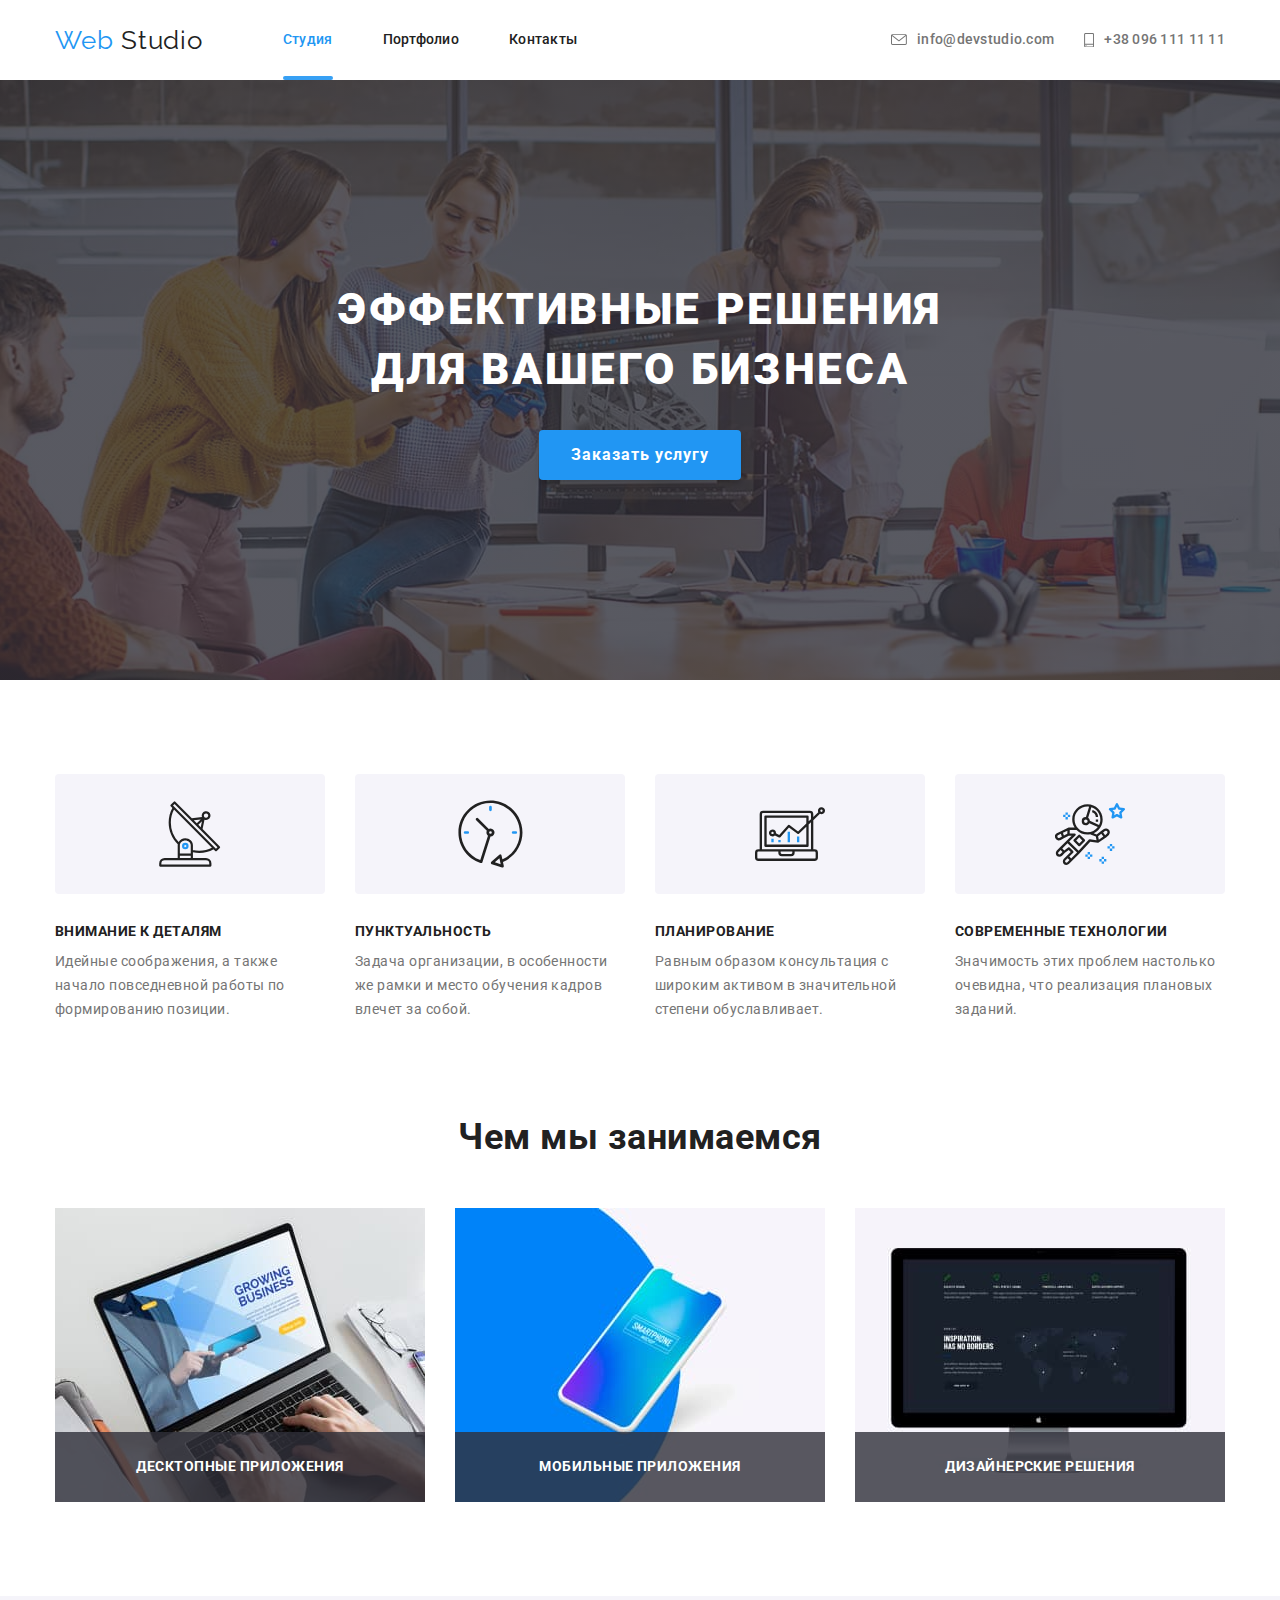
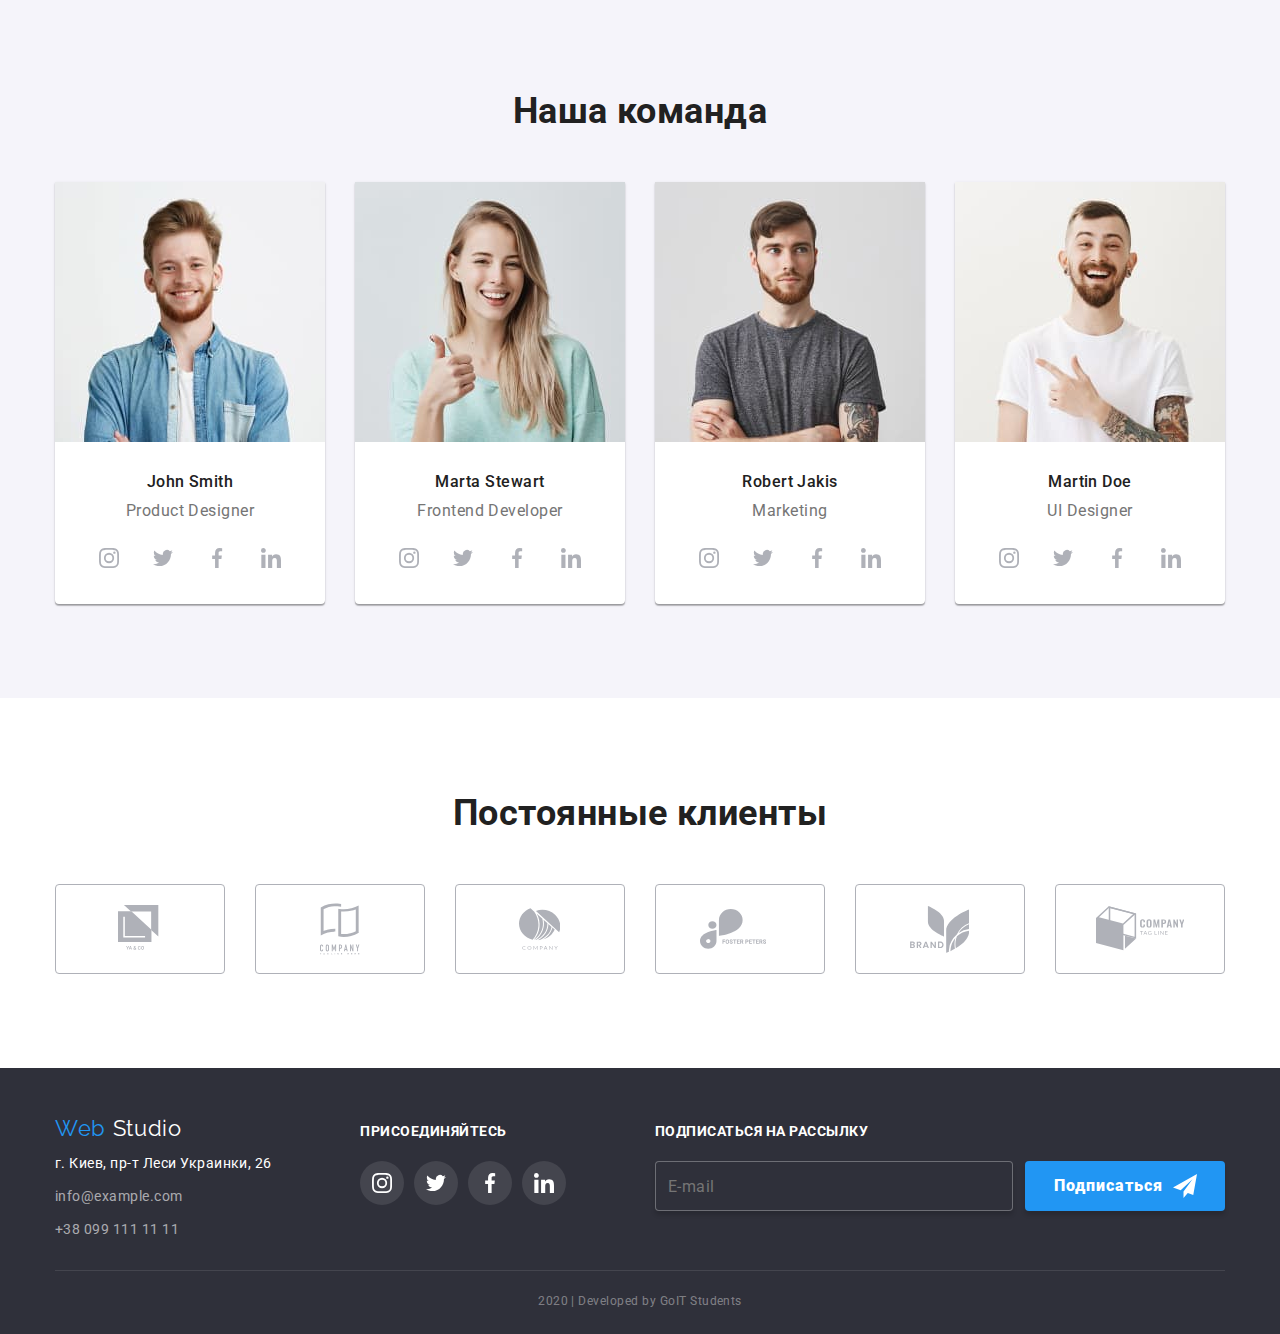
<file: index.html>
<!DOCTYPE html>
<html lang="ru">
  <head>
    <meta charset="UTF-8" />
    <meta name="viewport" content="width=device-width, initial-scale=1.0" />
    <title>Web Studio</title>
    <link
      href="https://fonts.googleapis.com/css2?family=Raleway:wght@700&family=Roboto:wght@400;500;700;900&display=swap"
      rel="stylesheet"
    />
    <link
      rel="stylesheet"
      href="https://cdnjs.cloudflare.com/ajax/libs/modern-normalize/0.6.0/modern-normalize.min.css"
    />
    <link rel="stylesheet" href="./css/styles.css" />
  </head>
  <body class="page">
    <!-- Page header -->
    <header class="page-header">
      <div class="container">
        <a href="./index.html" class="logo link"
          ><span class="web">Web</span> <span class="studio">Studio</span></a
        >
        <nav>
          <ul class="nav list">
            <li class="item-nav">
              <a href="./index.html" class="nav-item link current">Студия</a>
            </li>
            <li class="item-nav">
              <a href="./portfolio.html" class="nav-item link">Портфолио</a>
            </li>
            <li class="item-nav">
              <a href="" class="nav-item link">Контакты</a>
            </li>
          </ul>
        </nav>
        <ul class="nav-contacts list">
          <li class="item-nav-contacts">
            <a href="mailto:info@devstudio.com" class="nav-contacts-item link">
              <svg class="icon-envelope" width="16" height="11.2">
                <use href="./images/svg/sprite.svg#icon-envelope"></use>
              </svg>
              info@devstudio.com
            </a>
          </li>
          <li class="item-nav-contacts">
            <a href="tel:+380961111111" class="nav-contacts-item link">
              <svg class="icon-smartphone" width="10" height="14.94">
                <use href="./images/svg/sprite.svg#icon-smartphone"></use>
              </svg>
              +38 096 111 11 11
            </a>
          </li>
        </ul>
      </div>
    </header>
    <!-- Main -->
    <main>
      <!-- Hero -->
      <section class="hero">
        <h1 class="hero-title">
          <span>Эффективные решения</span>
          <span>для вашего бизнеса</span>
        </h1>
        <button class="button" data-modal-open>Заказать услугу</button>
      </section>
      <!-- Advantages -->
      <section class="advantages">
        <div class="container">
          <h2 class="title visually-hidden">Наши преимущества</h2>
          <ul class="list">
            <li class="advantages-item">
              <div class="background-icon">
                <svg class="icon-antenna" width="65.32" height="70">
                  <use href="./images/svg/sprite.svg#icon-antenna"></use>
                </svg>
              </div>
              <h3 class="item">Внимание к деталям</h3>
              <p class="text">
                Идейные соображения, а также начало повседневной работы по
                формированию позиции.
              </p>
            </li>
            <li class="advantages-item">
              <div class="background-icon">
                <svg class="icon-clock" width="66.96" height="70">
                  <use href="./images/svg/sprite.svg#icon-clock"></use>
                </svg>
              </div>
              <h3 class="item">Пунктуальность</h3>
              <p class="text">
                Задача организации, в особенности же рамки и место обучения
                кадров влечет за собой.
              </p>
            </li>
            <li class="advantages-item">
              <div class="background-icon">
                <svg class="icon-diagram" width="70" height="70">
                  <use href="./images/svg/sprite.svg#icon-diagram"></use>
                </svg>
              </div>
              <h3 class="item">Планирование</h3>
              <p class="text">
                Равным образом консультация с широким активом в значительной
                степени обуславливает.
              </p>
            </li>
            <li class="advantages-item">
              <div class="background-icon">
                <svg class="icon-astronaut" width="70" height="70">
                  <use href="./images/svg/sprite.svg#icon-astronaut"></use>
                </svg>
              </div>
              <h3 class="item">Современные технологии</h3>
              <p class="text">
                Значимость этих проблем настолько очевидна, что реализация
                плановых заданий.
              </p>
            </li>
          </ul>
        </div>
      </section>
      <!-- What are we doing -->
      <section class="work container">
        <h2 class="title">Чем мы занимаемся</h2>
        <ul class="list">
          <li class="work-item">
            <img
              src="./images/main/desktopapp.jpg"
              width="370"
              height="294"
              alt="открытый ноутбук"
              class="img"
            />
            <h3 class="item">Десктопные приложения</h3>
          </li>
          <li class="work-item">
            <img
              src="./images/main/mobileapp.jpg"
              width="370"
              height="294"
              alt="мобильный телефон"
              class="img"
            />
            <h3 class="item">Мобильные приложения</h3>
          </li>
          <li class="work-item">
            <img
              src="./images/main/designsolutions.jpg"
              width="370"
              height="294"
              alt="монитор"
              class="img"
            />
            <h3 class="item">Дизайнерские решения</h3>
          </li>
        </ul>
      </section>
      <!-- Team -->
      <section class="team">
        <div class="container">
          <h2 class="title">Наша команда</h2>
          <ul class="list">
            <li class="team-item">
              <img
                src="./images/main/john-smith.jpg"
                width="270"
                height="260"
                alt="Джон Смит"
                class="img"
              />
              <div class="team-content">
                <h3 class="item">John Smith</h3>
                <p class="text">Product Designer</p>
                <ul class="list">
                  <li class="team-social">
                    <a
                      href=""
                      class="link instagram"
                      aria-label="Ссылка на Instagram"
                    >
                      <svg class="icon-instagram" width="20" height="20">
                        <use
                          href="./images/svg/sprite.svg#icon-instagram"
                        ></use>
                      </svg>
                    </a>
                  </li>
                  <li class="team-social">
                    <a
                      href=""
                      class="link twitter"
                      aria-label="Ссылка на Twitter"
                    >
                      <svg class="icon-twitter" width="20" height="20">
                        <use href="./images/svg/sprite.svg#icon-twitter"></use>
                      </svg>
                    </a>
                  </li>
                  <li class="team-social">
                    <a
                      href=""
                      class="link facebook"
                      aria-label="Ссылка на Facebook"
                    >
                      <svg class="icon-facebook" width="20" height="20">
                        <use href="./images/svg/sprite.svg#icon-facebook"></use>
                      </svg>
                    </a>
                  </li>
                  <li class="team-social">
                    <a
                      href=""
                      class="link linkedin"
                      aria-label="Ссылка на LinkedIn"
                    >
                      <svg class="icon-linkedin" width="20" height="20">
                        <use href="./images/svg/sprite.svg#icon-linkedin"></use>
                      </svg>
                    </a>
                  </li>
                </ul>
              </div>
            </li>
            <li class="team-item">
              <img
                src="./images/main/marta-stewart.jpg"
                width="270"
                height="260"
                alt="Марта Стюарт"
                class="img"
              />
              <div class="team-content">
                <h3 class="item">Marta Stewart</h3>
                <p class="text">Frontend Developer</p>
                <ul class="list">
                  <li class="team-social">
                    <a
                      href=""
                      class="link instagram"
                      aria-label="Ссылка на Instagram"
                    >
                      <svg class="icon-instagram" width="20" height="20">
                        <use
                          href="./images/svg/sprite.svg#icon-instagram"
                        ></use>
                      </svg>
                    </a>
                  </li>
                  <li class="team-social">
                    <a
                      href=""
                      class="link twitter"
                      aria-label="Ссылка на Twitter"
                    >
                      <svg class="icon-twitter" width="20" height="20">
                        <use href="./images/svg/sprite.svg#icon-twitter"></use>
                      </svg>
                    </a>
                  </li>
                  <li class="team-social">
                    <a
                      href=""
                      class="link facebook"
                      aria-label="Ссылка на Facebook"
                    >
                      <svg class="icon-facebook" width="20" height="20">
                        <use href="./images/svg/sprite.svg#icon-facebook"></use>
                      </svg>
                    </a>
                  </li>
                  <li class="team-social">
                    <a
                      href=""
                      class="link linkedin"
                      aria-label="Ссылка на LinkedIn"
                    >
                      <svg class="icon-linkedin" width="20" height="20">
                        <use href="./images/svg/sprite.svg#icon-linkedin"></use>
                      </svg>
                    </a>
                  </li>
                </ul>
              </div>
            </li>
            <li class="team-item">
              <img
                src="./images/main/robert-jakis.jpg"
                width="270"
                height="260"
                alt="Роберт Джекис"
                class="img"
              />
              <div class="team-content">
                <h3 class="item">Robert Jakis</h3>
                <p class="text">Marketing</p>
                <ul class="list">
                  <li class="team-social">
                    <a
                      href=""
                      class="link instagram"
                      aria-label="Ссылка на Instagram"
                    >
                      <svg class="icon-instagram" width="20" height="20">
                        <use
                          href="./images/svg/sprite.svg#icon-instagram"
                        ></use>
                      </svg>
                    </a>
                  </li>
                  <li class="team-social">
                    <a
                      href=""
                      class="link twitter"
                      aria-label="Ссылка на Twitter"
                    >
                      <svg class="icon-twitter" width="20" height="20">
                        <use href="./images/svg/sprite.svg#icon-twitter"></use>
                      </svg>
                    </a>
                  </li>
                  <li class="team-social">
                    <a
                      href=""
                      class="link facebook"
                      aria-label="Ссылка на Facebook"
                    >
                      <svg class="icon-facebook" width="20" height="20">
                        <use href="./images/svg/sprite.svg#icon-facebook"></use>
                      </svg>
                    </a>
                  </li>
                  <li class="team-social">
                    <a
                      href=""
                      class="link linkedin"
                      aria-label="Ссылка на LinkedIn"
                    >
                      <svg class="icon-linkedin" width="20" height="20">
                        <use href="./images/svg/sprite.svg#icon-linkedin"></use>
                      </svg>
                    </a>
                  </li>
                </ul>
              </div>
            </li>
            <li class="team-item">
              <img
                src="./images/main/martin-doe.jpg"
                width="270"
                height="260"
                alt="Мартин Доу"
                class="img"
              />
              <div class="team-content">
                <h3 class="item">Martin Doe</h3>
                <p class="text">UI Designer</p>
                <ul class="list">
                  <li class="team-social">
                    <a
                      href=""
                      class="link instagram"
                      aria-label="Ссылка на Instagram"
                    >
                      <svg class="icon-instagram" width="20" height="20">
                        <use
                          href="./images/svg/sprite.svg#icon-instagram"
                        ></use>
                      </svg>
                    </a>
                  </li>
                  <li class="team-social">
                    <a
                      href=""
                      class="link twitter"
                      aria-label="Ссылка на Twitter"
                    >
                      <svg class="icon-twitter" width="20" height="20">
                        <use href="./images/svg/sprite.svg#icon-twitter"></use>
                      </svg>
                    </a>
                  </li>
                  <li class="team-social">
                    <a
                      href=""
                      class="link facebook"
                      aria-label="Ссылка на Facebook"
                    >
                      <svg class="icon-facebook" width="20" height="20">
                        <use href="./images/svg/sprite.svg#icon-facebook"></use>
                      </svg>
                    </a>
                  </li>
                  <li class="team-social">
                    <a
                      href=""
                      class="link linkedin"
                      aria-label="Ссылка на LinkedIn"
                    >
                      <svg class="icon-linkedin" width="20" height="20">
                        <use href="./images/svg/sprite.svg#icon-linkedin"></use>
                      </svg>
                    </a>
                  </li>
                </ul>
              </div>
            </li>
          </ul>
        </div>
      </section>
      <!-- Customers -->
      <section class="customers container">
        <h2 class="title">Постоянные клиенты</h2>
        <ul class="list">
          <li class="customers-item">
            <a href="" class="link">
              <svg class="icon-yaco" width="44.27" height="49.23">
                <use href="./images/svg/sprite.svg#icon-yaco"></use>
              </svg>
            </a>
          </li>
          <li class="customers-item">
            <a href="" class="link">
              <svg class="icon-co" width="40" height="52">
                <use href="./images/svg/sprite.svg#icon-co"></use>
              </svg>
            </a>
          </li>
          <li class="customers-item">
            <a href="" class="link">
              <svg class="icon-com" width="41" height="42.6">
                <use href="./images/svg/sprite.svg#icon-com"></use>
              </svg>
            </a>
          </li>
          <li class="customers-item">
            <a href="" class="link">
              <svg class="icon-foster" width="79.66" height="42.02">
                <use href="./images/svg/sprite.svg#icon-foster"></use>
              </svg>
            </a>
          </li>
          <li class="customers-item">
            <a href="" class="link">
              <svg class="icon-brand" width="59" height="47">
                <use href="./images/svg/sprite.svg#icon-brand"></use>
              </svg>
            </a>
          </li>
          <li class="customers-item">
            <a href="" class="link">
              <svg class="icon-comp" width="88.48" height="45.44">
                <use href="./images/svg/sprite.svg#icon-comp"></use>
              </svg>
            </a>
          </li>
        </ul>
      </section>
    </main>
    <!-- Page footer -->
    <footer class="footer">
      <div class="container">
        <div>
          <a href="./index.html" class="logo-footer link"
            ><span class="web">Web</span> <span class="studio">Studio</span></a
          >
          <!-- Contacts -->
          <address class="address">
            <a href="" class="place link">г. Киев, пр-т Леси Украинки, 26</a>
            <a href="mailto:info@example.com" class="contacts link"
              >info@example.com</a
            >
            <a href="tel:+380991111111" class="contacts link"
              >+38 099 111 11 11</a
            >
          </address>
        </div>
        <!-- Social networks -->
        <div class="social">
          <b class="action">Присоединяйтесь</b>
          <ul class="list">
            <li>
              <a href="" class="link" aria-label="Ссылка на Instagram">
                <svg class="icon-instagram" width="20" height="20">
                  <use href="./images/svg/sprite.svg#icon-instagram"></use>
                </svg>
              </a>
            </li>
            <li>
              <a href="" class="link" aria-label="Ссылка на Twitter">
                <svg class="icon-twitter" width="20" height="20">
                  <use href="./images/svg/sprite.svg#icon-twitter"></use>
                </svg>
              </a>
            </li>
            <li>
              <a href="" class="link" aria-label="Ссылка на Facebook">
                <svg class="icon-facebook" width="20" height="20">
                  <use href="./images/svg/sprite.svg#icon-facebook"></use>
                </svg>
              </a>
            </li>
            <li>
              <a href="" class="link" aria-label="Ссылка на LinkedIn">
                <svg class="icon-linkedin" width="20" height="20">
                  <use href="./images/svg/sprite.svg#icon-linkedin"></use>
                </svg>
              </a>
            </li>
          </ul>
        </div>
        <!-- Subscribe -->
        <div class="subscribe">
          <b class="action">Подписаться на рассылку</b>
          <form class="subscribe-form">
            <input
              type="email"
              name="email-subscribe"
              id="email-subscribe"
              placeholder="E-mail"
              class="email-subscribe"
            />
            <button href="" class="button">
              Подписаться
              <svg class="icon-airplane-one" width="24" height="24">
                <use href="./images/svg/sprite.svg#icon-airplane"></use>
              </svg>
              <svg class="icon-airplane-two" width="24" height="24">
                <use href="./images/svg/sprite.svg#icon-airplane"></use>
              </svg>
            </button>
          </form>
        </div>
      </div>
      <!-- Copyright -->
      <p class="copyright">2020 | Developed by GoIT Students</p>
    </footer>
    <!-- Modal -->
    <div class="backdrop is-hidden" data-modal>
      <div class="modal">
        <b class="modal-title">
          Оставьте свои данные, мы вам перезвоним
        </b>
        <form class="form js-services-form" autocomplete="off">
          <label class="form-field">
            <input class="form-input" type="text" name="name" placeholder=" " />
            <span class="form-label">Имя</span>
            <svg class="icon-modal" width="18" height="18">
              <use href="./images/svg/modal-sprite.svg#icon-modal-person"></use>
            </svg>
          </label>

          <label class="form-field">
            <input class="form-input" type="tel" name="tel" placeholder=" " />
            <span class="form-label">Телефон</span>
            <svg class="icon-modal" width="18" height="18">
              <use href="./images/svg/modal-sprite.svg#icon-modal-phone"></use>
            </svg>
          </label>
          <label class="form-field">
            <input
              class="form-input"
              type="email"
              name="email"
              placeholder=" "
            />
            <span class="form-label">Почта</span>
            <svg class="icon-modal" width="18" height="18">
              <use href="./images/svg/modal-sprite.svg#icon-modal-email"></use>
            </svg>
          </label>
          <label class="comment-field">
            <textarea
              class="comment-input"
              name="comment"
              rows="5"
              placeholder=" "
            ></textarea>
            <span class="comment-label">Комментарий</span>
          </label>
          <label class="policy">
            <input
              type="checkbox"
              name="policy"
              value="accept-policy"
              class="checkbox"
            />
            <span class="icon-modal-checkbox"></span>
            <span class="policy-label"
              >Соглашаюсь с рассылкой и принимаю
              <a
                href="./doc/gunter.jpg"
                download="Условия договора"
                class="policy-agreement"
                >Условия договора</a
              ></span
            >
          </label>
          <button type="submit" class="button">Отправить</button>
        </form>
        <button class="button-close" data-modal-close>
          <svg class="icon-modal-close" width="18" height="18">
            <use href="./images/svg/modal-sprite.svg#icon-modal-close"></use>
          </svg>
        </button>
      </div>
    </div>
    <!-- Scripts -->
    <script src="./js/modal.js"></script>
    <script src="./js/form.js"></script>
  </body>
</html>
</file>
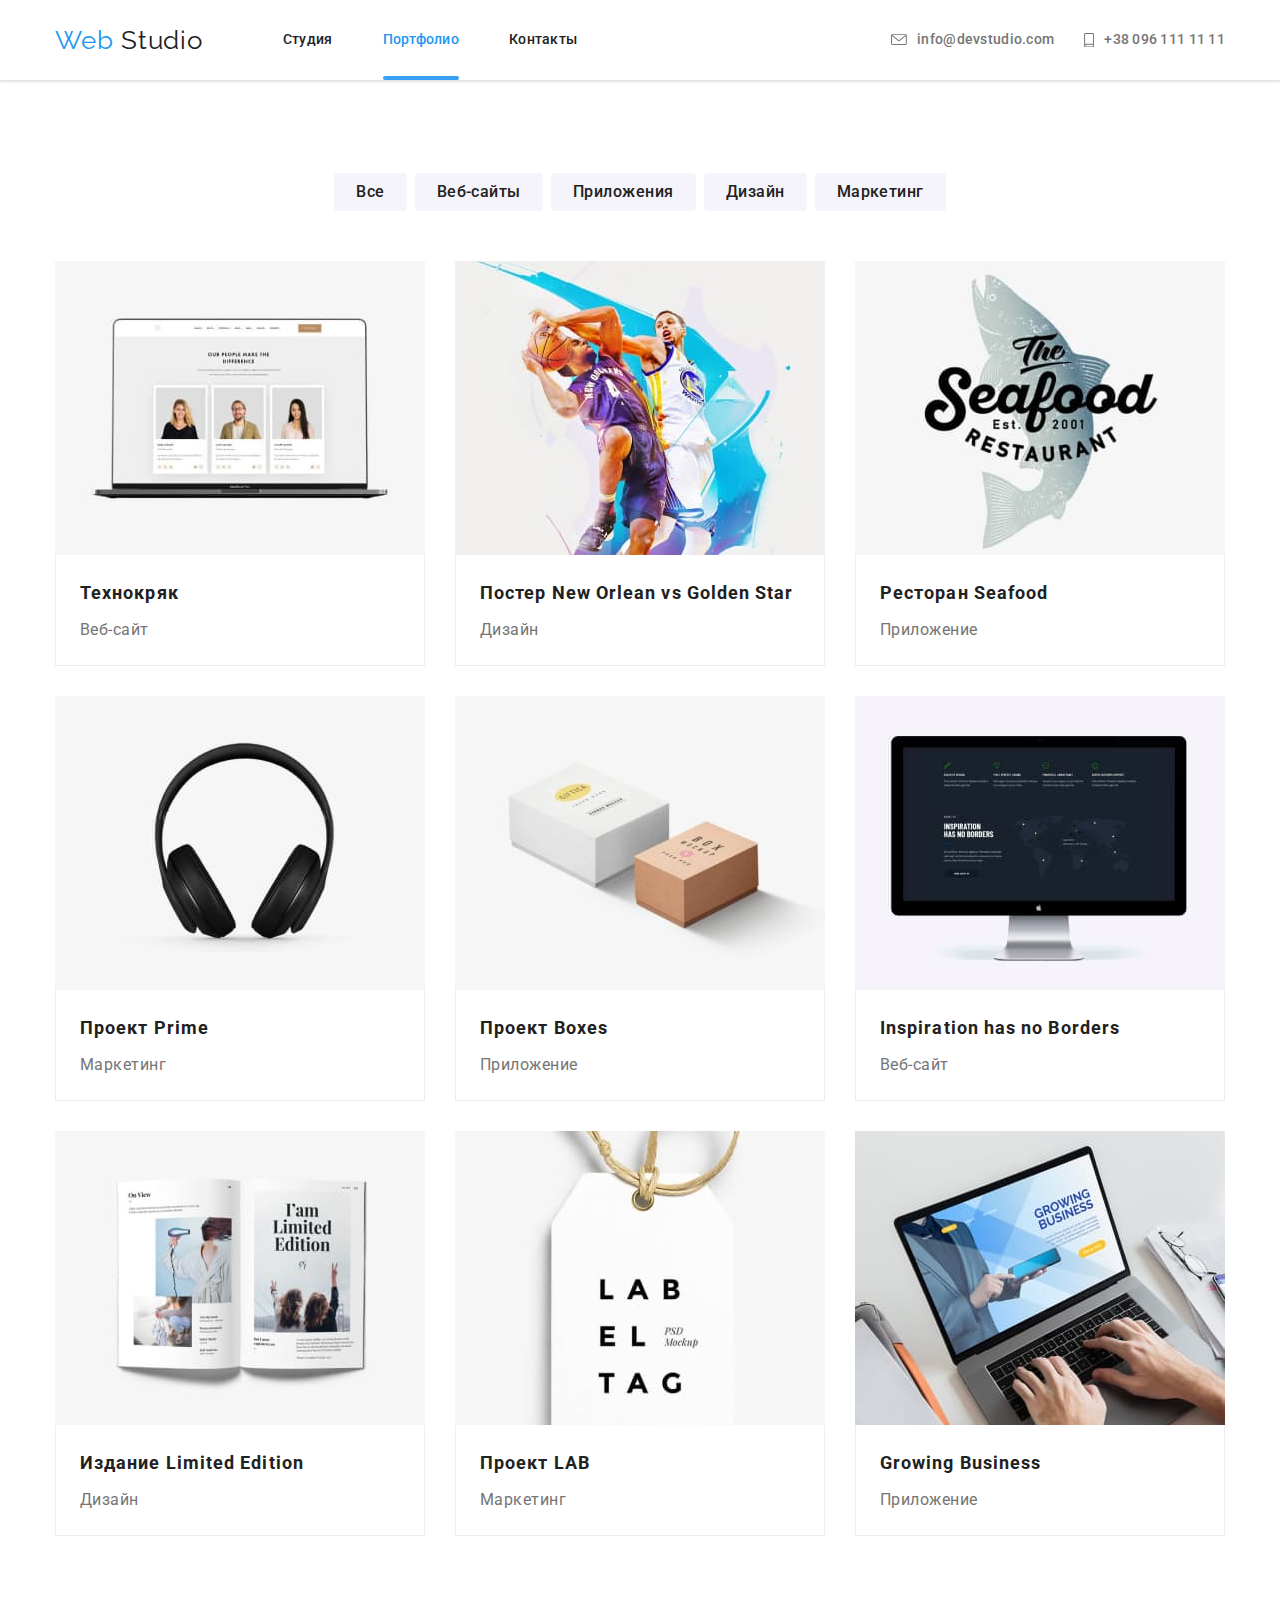
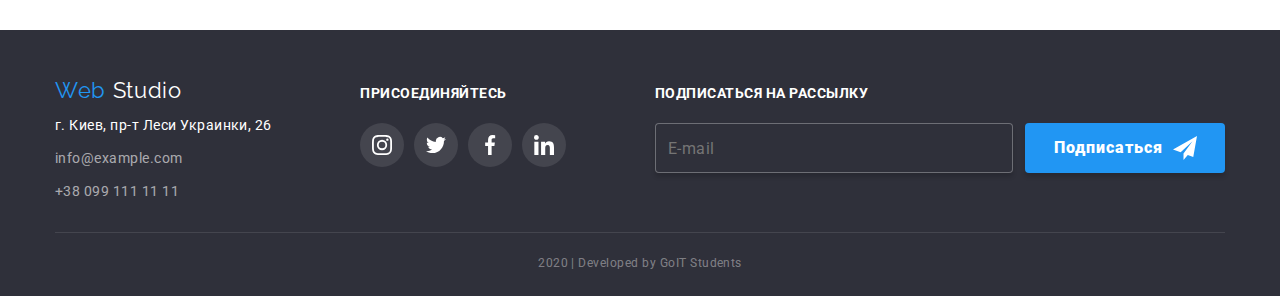
<file: portfolio.html>
<!DOCTYPE html>
<html lang="ru">
  <head>
    <meta charset="UTF-8" />
    <meta name="viewport" content="width=device-width, initial-scale=1.0" />
    <title>Web Studio - Портфолио</title>
    <link
      href="https://fonts.googleapis.com/css2?family=Raleway:wght@700&family=Roboto:wght@400;500;700;900&display=swap"
      rel="stylesheet"
    />
    <link
      rel="stylesheet"
      href="https://cdnjs.cloudflare.com/ajax/libs/modern-normalize/0.6.0/modern-normalize.min.css"
    />
    <link rel="stylesheet" href="./css/styles.css" />
  </head>
  <body class="page">
    <!-- Page header -->
    <header class="page-header">
      <div class="container">
        <a href="./index.html" class="logo link"
          ><span class="web">Web</span> <span class="studio">Studio</span></a
        >
        <nav>
          <ul class="nav list">
            <li class="item-nav">
              <a href="./index.html" class="nav-item link">Студия</a>
            </li>
            <li class="item-nav">
              <a href="./portfolio.html" class="nav-item link current"
                >Портфолио</a
              >
            </li>
            <li class="item-nav">
              <a href="" class="nav-item link">Контакты</a>
            </li>
          </ul>
        </nav>
        <ul class="nav-contacts list">
          <li class="item-nav-contacts">
            <a href="mailto:info@devstudio.com" class="nav-contacts-item link">
              <svg class="icon-envelope" width="16" height="11.2">
                <use href="./images/svg/sprite.svg#icon-envelope"></use>
              </svg>
              info@devstudio.com
            </a>
          </li>
          <li class="item-nav-contacts">
            <a href="tel:+380961111111" class="nav-contacts-item link">
              <svg class="icon-smartphone" width="10" height="14.94">
                <use href="./images/svg/sprite.svg#icon-smartphone"></use>
              </svg>
              +38 096 111 11 11
            </a>
          </li>
        </ul>
      </div>
    </header>
    <!-- Main -->
    <main class="portfolio">
      <!-- Portfolio filter -->
      <div class="container">
        <h1 class="title visually-hidden">Примеры работ</h1>
        <ul class="filter list">
          <li class="filter-item">
            <button type="button" class="filter-button">Все</button>
          </li>
          <li class="filter-item">
            <button type="button" class="filter-button">
              Веб-сайты
            </button>
          </li>
          <li class="filter-item">
            <button type="button" class="filter-button">
              Приложения
            </button>
          </li>
          <li class="filter-item">
            <button type="button" class="filter-button">Дизайн</button>
          </li>
          <li class="filter-item">
            <button type="button" class="filter-button">
              Маркетинг
            </button>
          </li>
        </ul>
        <!-- Examples -->
        <ul class="examples list">
          <li class="examples-item">
            <a href="" class="link">
              <div class="examples-thumb">
                <img
                  src="./images/portfolio/technohriak.jpg"
                  width="370"
                  height="294"
                  alt="открытый ноутбук"
                  class="img"
                />
              </div>
              <div class="examples-content">
                <h2 class="examples-title">Технокряк</h2>
                <p class="sort">Веб-сайт</p>
                <p class="description">
                  Технокряк это современная площадка распространения
                  коронавируса. Компании используют эту платформу для цифрового
                  шпионажа и атак на защищённые сервера конкурентов.
                </p>
              </div>
            </a>
          </li>
          <li class="examples-item">
            <a href="" class="link">
              <div class="examples-thumb">
                <img
                  src="./images/portfolio/neworlean.jpg"
                  width="370"
                  height="294"
                  alt="два баскетболиста бросают мяч"
                  class="img"
                />
              </div>
              <div class="examples-content">
                <h2 class="examples-title">
                  Постер New Orlean vs Golden Star
                </h2>
                <p class="sort">Дизайн</p>
                <p class="description">
                  Классический текст-«рыба» (условный, зачастую бессмысленный
                  текст-заполнитель, вставляемый в макет страницы).
                </p>
              </div>
            </a>
          </li>
          <li class="examples-item">
            <a href="" class="link">
              <div class="examples-thumb">
                <img
                  src="./images/portfolio/seafood.jpg"
                  width="370"
                  height="294"
                  alt="лосось"
                  class="img"
                />
              </div>
              <div class="examples-content">
                <h2 class="examples-title">Ресторан Seafood</h2>
                <p class="sort">Приложение</p>
                <p class="description">
                  Lorem ipsum dolor sit amet, eu errem eloquentiam pro. Fuisset
                  platonem postulant eos id, ut mazim legere pri, nostrud
                  debitis no usu.
                </p>
              </div>
            </a>
          </li>
          <li class="examples-item">
            <a href="" class="link">
              <div class="examples-thumb">
                <img
                  src="./images/portfolio/prime.jpg"
                  width="370"
                  height="294"
                  alt="закрытые черные наушники"
                  class="img"
                />
              </div>
              <div class="examples-content">
                <h2 class="examples-title">Проект Prime</h2>
                <p class="sort">Маркетинг</p>
                <p class="description">
                  Reprimique eloquentiam ex has, at rebum tempor nec. Qui
                  molestiae conclusionemque ut. Quo denique theophrastus ea, an
                  his justo deseruisse.
                </p>
              </div>
            </a>
          </li>
          <li class="examples-item">
            <a href="" class="link">
              <div class="examples-thumb">
                <img
                  src="./images/portfolio/boxes.jpg"
                  width="370"
                  height="294"
                  alt="две коробки"
                  class="img"
                />
              </div>
              <div class="examples-content">
                <h2 class="examples-title">Проект Boxes</h2>
                <p class="sort">Приложение</p>
                <p class="description">
                  Классический текст-«рыба» (условный, зачастую бессмысленный
                  текст-заполнитель, вставляемый в макет страницы).
                </p>
              </div>
            </a>
          </li>
          <li class="examples-item">
            <a href="" class="link">
              <div class="examples-thumb">
                <img
                  src="./images/portfolio/inspiration.jpg"
                  width="370"
                  height="294"
                  alt="монитор Apple"
                  class="img"
                />
              </div>
              <div class="examples-content">
                <h2 class="examples-title">Inspiration has no Borders</h2>
                <p class="sort">Веб-сайт</p>
                <p class="description">
                  Lorem ipsum dolor sit amet, eu errem eloquentiam pro. Fuisset
                  platonem postulant eos id, ut mazim legere pri, nostrud
                  debitis no usu.
                </p>
              </div>
            </a>
          </li>
          <li class="examples-item">
            <a href="" class="link">
              <div class="examples-thumb">
                <img
                  src="./images/portfolio/limited.jpg"
                  width="370"
                  height="294"
                  alt="открытый глянцевый журнал"
                  class="img"
                />
              </div>
              <div class="examples-content">
                <h2 class="examples-title">Издание Limited Edition</h2>
                <p class="sort">Дизайн</p>
                <p class="description">
                  Reprimique eloquentiam ex has, at rebum tempor nec. Qui
                  molestiae conclusionemque ut. Quo denique theophrastus ea, an
                  his justo deseruisse.
                </p>
              </div>
            </a>
          </li>
          <li class="examples-item">
            <a href="" class="link">
              <div class="examples-thumb">
                <img
                  src="./images/portfolio/lab.jpg"
                  width="370"
                  height="294"
                  alt="бирка для одежды"
                  class="img"
                />
              </div>
              <div class="examples-content">
                <h2 class="examples-title">Проект LAB</h2>
                <p class="sort">Маркетинг</p>
                <p class="description">
                  Классический текст-«рыба» (условный, зачастую бессмысленный
                  текст-заполнитель, вставляемый в макет страницы).
                </p>
              </div>
            </a>
          </li>
          <li class="examples-item">
            <a href="" class="link">
              <div class="examples-thumb">
                <img
                  src="./images/portfolio/growing.jpg"
                  width="370"
                  height="294"
                  alt="открытый ноутбук и документы"
                  class="img"
                />
              </div>
              <div class="examples-content">
                <h2 class="examples-title">Growing Business</h2>
                <p class="sort">Приложение</p>
                <p class="description">
                  Lorem ipsum dolor sit amet, eu errem eloquentiam pro. Fuisset
                  platonem postulant eos id, ut mazim legere pri, nostrud
                  debitis no usu.
                </p>
              </div>
            </a>
          </li>
        </ul>
      </div>
    </main>
    <!-- Page footer -->
    <footer class="footer">
      <div class="container">
        <div>
          <a href="./index.html" class="logo-footer link"
            ><span class="web">Web</span> <span class="studio">Studio</span></a
          >
          <!-- Contacts -->
          <address class="address">
            <a href="" class="place link">г. Киев, пр-т Леси Украинки, 26</a>
            <a href="mailto:info@example.com" class="contacts link"
              >info@example.com</a
            >
            <a href="tel:+380991111111" class="contacts link"
              >+38 099 111 11 11</a
            >
          </address>
        </div>
        <!-- Social networks -->
        <div class="social">
          <b class="action">Присоединяйтесь</b>
          <ul class="list">
            <li>
              <a href="" class="link" aria-label="Ссылка на Instagram">
                <svg class="icon-instagram" width="20" height="20">
                  <use href="./images/svg/sprite.svg#icon-instagram"></use>
                </svg>
              </a>
            </li>
            <li>
              <a href="" class="link" aria-label="Ссылка на Twitter">
                <svg class="icon-twitter" width="20" height="20">
                  <use href="./images/svg/sprite.svg#icon-twitter"></use>
                </svg>
              </a>
            </li>
            <li>
              <a href="" class="link" aria-label="Ссылка на Facebook">
                <svg class="icon-facebook" width="20" height="20">
                  <use href="./images/svg/sprite.svg#icon-facebook"></use>
                </svg>
              </a>
            </li>
            <li>
              <a href="" class="link" aria-label="Ссылка на LinkedIn">
                <svg class="icon-linkedin" width="20" height="20">
                  <use href="./images/svg/sprite.svg#icon-linkedin"></use>
                </svg>
              </a>
            </li>
          </ul>
        </div>
        <!-- Subscribe -->
        <div class="subscribe">
          <b class="action">Подписаться на рассылку</b>
          <form class="subscribe-form">
            <input
              type="email"
              name="email-subscribe"
              id="email-subscribe"
              placeholder="E-mail"
              class="email-subscribe"
            />
            <button href="" class="button">
              Подписаться
              <svg class="icon-airplane-one" width="24" height="24">
                <use href="./images/svg/sprite.svg#icon-airplane"></use>
              </svg>
              <svg class="icon-airplane-two" width="24" height="24">
                <use href="./images/svg/sprite.svg#icon-airplane"></use>
              </svg>
            </button>
          </form>
        </div>
      </div>
      <!-- Copyright -->
      <p class="copyright">2020 | Developed by GoIT Students</p>
    </footer>
  </body>
</html>
</file>
<file: css/styles.css>
/* Palette Studio

Логотип:
web #2196F3
studio #212121

Меню:
основной цвет текста #212121
вторичный цвет текста #2196F3
цвет активного раздела #2196F3
цвет горизонтальной полосы: #ECECEC;

Контакты хедер:
основной цвет текста #757575
вторичный цвет текста #2196F3

Цвет основного фона #FFFFFF

Герой:
Цвет текста #FFFFFF
Цвет фона rgba(47, 48, 58, 0.8)

Текст страницы:
цвет заголовков, подзаголовков и имен #212121
цвет абзацев #757575
дополнительный цвет текста #FFFFFF
дополнительный фон текста rgba(47, 48, 58, 0.8)

Кнопки:
цвет текста #FFFFFF
цвет фона #2196F3

Преимущества:
основной цвет фона изображений #F5F4FA
вторичный цвет фона изображений #2196F3

Наша команда:
основной цвет фона #F5F4FA
дополнительный цвет фона #FFFFFF
социальные сети:
основной цвет #AFB1B8
вторичный цвет #FFFFFF
цвет фона выделения #2196F3

Футер:
цвет фона #2F303A
цвет призывов #FFFFFF
цвет адреса #FFFFFF
цвет контактов rgba(255, 255, 255, 0.6)
цвет горизонтальной полосы rgba(255, 255, 255, 0.1)
социальнй сети:
основной цвет #FFFFFF
цвет основного фона rgba(255, 255, 255, 0.1)
цвет фона выделения #2196F3
цвет текста авторского права rgba(255, 255, 255, 0.4)
*/

/* Palette Portfolio

Кнопки навигации портфолио:
основной цвет текста #212121
вторичный цвет текста #FFFFFF
основной цвет фона #F5F4FA
вторичный цвет фона #2196F3

Пример
цвет текста заголовка #212121
цвет краткого описания #757575
цвет фона #FFFFFF
цвет текста развернутого описания #FFFFFF
цвет фона развернутого описания rgba(33, 150, 243, 0.9)
*/

/* General */
:root {
  --primary-text-color: #757575;
  --primary-white-color: #ffffff;
  --secondary-white-color: #ffffff;
  --primary-black-color: #212121;
  --heading-text-color: #212121;
  --bg-white-color: #ffffff;
  --bg-footer-color: #2f303a;
  --btn-bg-color: #2196f3;
  --btn-text-color: #ffffff;
  --accent-color: #2196f3;
  --bg-accent-color: rgba(33, 150, 243, 0.9);
  --logo-web-color: #2196f3;
  --contacts-footer-color: rgba(255, 255, 255, 0.6);
  --copyright-color: rgba(255, 255, 255, 0.4);
  --bg-work-color: rgba(47, 48, 58, 0.8);
  --bg-team-color: #f5f4fa;
  --bg-employee-color: #ffffff;
  --bg-filter-btn-color: #f5f4fa;
  --filter-btn-shadow: 0px 2px 2px rgba(0, 0, 0, 0.12),
    0px 1px 2px rgba(0, 0, 0, 0.08), 0px 3px 1px rgba(0, 0, 0, 0.1);
  --bg-example-color: #ffffff;
  --nav-line-color: #ececec;
  --work-line-color: #ececec;
  --footer-line-color: rgba(255, 255, 255, 0.1);
  --header-box-shadow: 0 2px 2px rgba(0, 0, 0, 0.12);
  --team-item-shadow: 0px 2px 1px rgba(0, 0, 0, 0.2),
    0px 1px 1px rgba(0, 0, 0, 0.14), 0px 1px 3px rgba(0, 0, 0, 0.12);
  --examples-item-shadow: 1px 4px 6px rgba(0, 0, 0, 0.16),
    0px 4px 4px rgba(0, 0, 0, 0.06), 0px 1px 1px rgba(0, 0, 0, 0.12);
  --btn-shadow: 0px 4px 4px rgba(0, 0, 0, 0.15);
  --modal-shadow: 0px 2px 1px rgba(0, 0, 0, 0.2),
    0px 1px 1px rgba(0, 0, 0, 0.14), 0px 1px 3px rgba(0, 0, 0, 0.12);
  --btn-close-shadow: 0px 2px 1px rgba(0, 0, 0, 0.2),
    0px 1px 1px rgba(0, 0, 0, 0.14), 0px 1px 3px rgba(0, 0, 0, 0.12);
  --examples-border-color: #eeeeee;
  --bg-hero-color: rgba(47, 48, 58, 0.8);
  --bg-gradient-left: rgba(47, 48, 58, 0.8);
  --bg-gradient-right: rgba(47, 48, 58, 0.8);
  --bg-adv-icon: #f5f4fa;
  --bg-ws-social-color: rgba(255, 255, 255, 0.1);
  --bg-team-social-color: #ffffff;
  --customers-border-color: #afb1b8;
  --team-social-icon-color: #afb1b8;
  --customers-icon-color: #afb1b8;
  --examples-accent-color: rgba(33, 150, 243, 0.9);
  --bg-modal-color: #ffffff;
  --bg-modal-overlay-color: rgba(0, 0, 0, 0.2);
  --timing-function: cubic-bezier(0.4, 0, 0.2, 1);
  --form-border-color: rgba(33, 33, 33, 0.2);
  --email-subscribe-color: rgba(255, 255, 255, 0.6);
  --bg-email-subscribe-color: #2f303a;
  --email-subscribe-shadow: 0px 4px 4px rgba(0, 0, 0, 0.15);
  --email-subscribe-border-color: rgba(255, 255, 255, 0.3);
  --icon-modal-close-color: #000000;
  --visited-link-color: #800080;
}

.page {
  color: var(--primary-text-color);
  background-color: var(--bg-white-color);
  font-family: Roboto, sans-serif;
  letter-spacing: 0.03em;
}

.list {
  list-style: none;
  padding: 0;
  margin: 0;
}

.link {
  text-decoration: none;
}

.container {
  max-width: 1200px;
  padding-left: 15px;
  padding-right: 15px;
  margin-right: auto;
  margin-left: auto;
}

.img {
  display: block;
  max-width: 100%;
  height: auto;
}

.visually-hidden {
  position: absolute;
  width: 1px;
  height: 1px;
  margin: -1px;
  border: 0;
  padding: 0;
  clip: rect(0 0 0 0);
  overflow: hidden;
}

/* Button */
.button {
  display: inline-flex;
  align-items: center;
  justify-content: center;
  min-width: 200px;
  padding: 10px 32px;

  color: var(--btn-text-color);
  background-color: var(--btn-bg-color);
  font-weight: 700;
  font-size: 16px;
  line-height: 1.87;
  letter-spacing: 0.06em;
  text-align: center;
  border-radius: 4px;
  box-shadow: var(--btn-shadow);

  transition: background-color 250ms var(--timing-function),
    color 250ms var(--timing-function), transform 250ms var(--timing-function);
}

.footer .button {
  font-weight: 900;
}

.button:hover,
.button:focus {
  color: var(--btn-bg-color);
  background-color: var(--btn-text-color);
}

button {
  font-family: inherit;
  letter-spacing: inherit;
  cursor: pointer;
  padding: 0;
  border: none;
  outline-color: var(--accent-color);
}

.subscribe .button {
  height: 50px;
  position: relative;
  padding-left: 29px;
  padding-right: 28px;
  margin-left: auto;
  overflow: hidden;
}

.icon-airplane-one {
  margin-left: 10px;
  fill: currentColor;
  transition: transform 250ms var(--timing-function);
}

.icon-airplane-two {
  position: absolute;
  fill: currentColor;
  transform: translate(150%, 40px);
  transition: transform 250ms var(--timing-function);
}

.button:hover .icon-airplane-one,
.button:focus .icon-airplane-one {
  transform: translate(100%, -40px);
}

.button:hover .icon-airplane-two,
.button:focus .icon-airplane-two {
  transform: translate(250%, 0);
}

/* Site logo */
.logo,
.logo-footer {
  display: inline-block;

  font-family: Raleway, sans-serif;
  letter-spacing: 0.03em;
}

.logo {
  display: inline-block;

  font-size: 26px;
  line-height: 1.19;
}

.logo-footer {
  display: inline-block;
  margin-top: 0;
  margin-bottom: 10px;

  font-size: 22px;
  line-height: 1.18;
}

.logo .web {
  color: var(--logo-web-color);
}

.logo .studio {
  color: var(--primary-black-color);
}

.logo-footer .web {
  color: var(--logo-web-color);
}

.logo-footer .studio {
  color: var(--primary-white-color);
}

/* Page header */
.page-header {
  background-color: var(--bg-white-color);
  box-shadow: var(--header-box-shadow);
}

.page-header .container {
  display: flex;
  align-items: center;
}

/* Site navigation */
.nav,
.nav-contacts {
  display: flex;

  font-weight: 500;
  font-size: 14px;
  line-height: 1.14;
  letter-spacing: 0.02em;
}

.nav {
  margin-left: 80px;
}

.item-nav:not(:last-child) {
  margin-right: 50px;
}

.nav-item {
  display: block;
  padding: 32px 0;

  color: var(--heading-text-color);

  transition: background-color 250ms var(--timing-function),
    color 250ms var(--timing-function), transform 250ms var(--timing-function);
}

.nav-contacts {
  margin-left: auto;
}

.item-nav-contacts:not(:last-child) {
  margin-right: 30px;
}

.nav-contacts-item {
  display: flex;
  align-items: center;

  color: var(--primary-text-color);

  transition: background-color 250ms var(--timing-function),
    color 250ms var(--timing-function), transform 250ms var(--timing-function);
}

.icon-envelope,
.icon-smartphone {
  margin-right: 10px;
  fill: currentColor;
  transition: transform 250ms var(--timing-function);
}

.nav-item:hover,
.nav-item:focus,
.nav-contacts-item:hover,
.nav-contacts-item:focus {
  color: var(--accent-color);
}

.nav-contacts-item:hover .icon-envelope,
.nav-contacts-item:focus .icon-envelope,
.nav-contacts-item:hover .icon-smartphone,
.nav-contacts-item:focus .icon-smartphone {
  transform: rotate(360deg);
}

.nav .link.current {
  color: var(--accent-color);
}

.item-nav {
  position: relative;
  overflow: hidden;
}

.nav .link::after {
  display: block;
  content: '';

  position: absolute;
  bottom: 0;
  left: 0;
  width: 100%;
  height: 4px;
  background-color: var(--examples-accent-color);
  border-radius: 4px;
  opacity: 0;
  transform: scaleX(0);

  transition: opacity 250ms var(--timing-function),
    transform 250ms var(--timing-function);
}

.nav .link:hover::after {
  opacity: 1;
  transform: scaleX(1);
}

.nav .link.current::after {
  display: block;
  content: '';

  position: absolute;
  bottom: 0;
  left: 0;
  width: 100%;
  height: 4px;
  background-color: var(--examples-accent-color);
  border-radius: 4px;
  opacity: 1;
  transform: scaleX(1);
}

/* Page footer */
.footer {
  padding-top: 48px;

  background-color: var(--bg-footer-color);
}

.footer .container {
  display: flex;
  margin-bottom: 28px;
  align-items: baseline;
  justify-content: space-between;
}

.address {
  display: flex;
  flex-direction: column;

  font-size: 14px;
  line-height: 1.71;
  font-style: normal;
}

.address .place {
  display: inline-block;
  margin-bottom: 9px;

  color: var(--primary-white-color);
}

.address .contacts {
  display: inline-block;

  color: var(--contacts-footer-color);
}

.address .contacts:not(:last-child) {
  margin-bottom: 9px;
}

.social {
  min-width: 206px;
}

.social .list {
  display: flex;
  justify-content: space-between;
  align-content: center;
  align-items: center;
}

.social .link {
  display: flex;
  align-items: center;
  justify-content: center;
  width: 44px;
  height: 44px;

  background-color: var(--bg-ws-social-color);
  color: var(--primary-white-color);
  border-radius: 50%;

  transition: background-color 250ms var(--timing-function),
    color 250ms var(--timing-function), transform 250ms var(--timing-function);
}

.social .icon-instagram,
.social .icon-twitter,
.social .icon-facebook,
.social .icon-linkedin {
  fill: currentColor;
}

.social .link:hover,
.social .link:focus {
  background-color: var(--accent-color);
}

.subscribe {
  display: block;
}

.subscribe-form {
  display: flex;
}

.email-subscribe {
  display: block;
  width: 358px;
  height: 50px;
  padding: 18px 12px;
  margin-right: 12px;
  color: var(--email-subscribe-color);
  background-color: var(--bg-email-subscribe-color);
  font-weight: 400;
  font-size: 16px;
  line-height: 1.87;
  letter-spacing: 0.03em;
  border: 1px solid var(--email-subscribe-border-color);
  box-shadow: var(--email-subscribe-shadow);
  border-radius: 4px;
}

.action {
  display: inline-block;
  margin-top: 0;
  margin-bottom: 21px;

  color: var(--primary-white-color);
  font-weight: 700;
  font-size: 14px;
  line-height: 1.14;
  text-transform: uppercase;
}

.copyright {
  display: block;
  padding-top: 18px;
  padding-bottom: 21px;
  margin-top: 0;
  margin-bottom: 0;
  margin-right: auto;
  margin-left: auto;
  max-width: 1170px;

  color: var(--copyright-color);
  font-size: 12px;
  line-height: 2;
  text-align: center;
  border-top: 1px solid var(--footer-line-color);
}

/* Main page */
/* Hero */
.hero {
  display: flex;
  flex-direction: column;
  align-items: center;
  justify-content: center;
  max-width: 1600px;
  height: 600px;
  margin-left: auto;
  margin-right: auto;
  position: relative;

  background-color: var(--bg-hero-color);
  background-image: linear-gradient(
      to right,
      var(--bg-gradient-left),
      var(--bg-gradient-right)
    ),
    url(../images/main/header-img.jpg);
  background-repeat: no-repeat;
  background-position: center;
  background-size: cover;
  text-align: center;
}

.hero-title {
  display: flex;
  flex-direction: column;
  margin-top: 0;
  margin-bottom: 30px;

  color: var(--primary-white-color);
  font-weight: 900;
  font-size: 44px;
  line-height: 1.36;
  letter-spacing: 0.06em;
  text-transform: uppercase;
}

/* Main */
.title {
  color: var(--heading-text-color);
  font-weight: 700;
  font-size: 36px;
  line-height: 1.17;
  text-align: center;
}

.item {
  font-weight: 700;
  font-size: 14px;
  line-height: 1.14;
}

/* Advantages */
.advantages .container {
  padding-top: 94px;
  padding-bottom: 94px;
}

.advantages .title {
  margin-top: 0;
  margin-bottom: 50px;
}

.advantages .list {
  display: flex;
}

.advantages-item {
  width: calc((100% - (30px * 3)) / 4);
  margin-right: 30px;
}

.advantages-item:nth-child(4n) {
  margin-right: 0;
}

.background-icon {
  display: flex;
  align-items: center;
  justify-content: center;
  height: 120px;
  margin-bottom: 30px;

  background-color: var(--bg-adv-icon);
  border-radius: 4px;
}

.advantages .item {
  margin-top: 0;
  margin-bottom: 10px;

  color: var(--heading-text-color);
  text-transform: uppercase;
}

.advantages .text {
  margin: 0;

  font-size: 14px;
  line-height: 1.71;
}

.icon-antenna,
.icon-clock,
.icon-diagram,
.icon-astronaut {
  animation: pulsing 2000ms infinite;
}

/* Animation advantages */
@keyframes pulsing {
  0% {
    transform: scale(0.7);
  }
  50% {
    transform: scale(1.1);
  }
  100% {
    transform: scale(0.7);
  }
}

/* What are we doing */
.work.container {
  padding-bottom: 94px;

  text-align: center;
}

.work .title {
  margin-top: 0;
  margin-bottom: 50px;
}

.work .list {
  display: flex;
}

.work-item {
  position: relative;
  width: calc((100% - (30px * 2)) / 3);
  margin-right: 30px;
  margin-bottom: 30px;
}

.work-item:nth-child(3n) {
  margin-right: 0;
}

.work-item:nth-child(-n + 3) {
  margin-bottom: 0;
}

.work .item {
  position: absolute;
  bottom: 0;
  display: block;
  width: 100%;
  padding: 27px;
  margin: 0;

  color: var(--primary-white-color);
  background-color: var(--bg-work-color);
  text-transform: uppercase;
}

/* Team */
.team {
  background-color: var(--bg-team-color);
}

.team .container {
  padding-top: 94px;
  padding-bottom: 94px;
}

.team .title {
  margin-top: 0;
  margin-bottom: 50px;
}

.team .list {
  display: flex;
}

.team-item {
  width: calc((100% - (30px * 3)) / 4);
  margin-right: 30px;
  margin-bottom: 30px;

  background-color: var(--bg-employee-color);
  box-shadow: var(--team-item-shadow);
  border-bottom-left-radius: 4px;
  border-bottom-right-radius: 4px;
  overflow: hidden;
}

.team-item:nth-child(4n) {
  margin-right: 0;
}

.team-item:nth-child(-n + 4) {
  margin-bottom: 0;
}

.team-content .list {
  display: flex;
  justify-content: space-between;
  align-content: center;
  align-items: center;
}

.team-content {
  padding-top: 30px;
  padding-bottom: 24px;
  padding-left: 32px;
  padding-right: 32px;
}

.team-social .link {
  display: flex;
  align-items: center;
  justify-content: center;
  width: 44px;
  height: 44px;

  background-color: var(--bg-team-social-color);
  color: var(--team-social-icon-color);
  border-radius: 50%;

  transition: background-color 250ms var(--timing-function),
    color 250ms var(--timing-function), transform 250ms var(--timing-function);
}

.icon-instagram,
.icon-twitter,
.icon-facebook,
.icon-linkedin {
  fill: currentColor;
}

.team-social .link:hover,
.team-social .link:focus {
  background-color: var(--accent-color);
  color: var(--primary-white-color);
}

.team .item {
  margin-top: 0;
  margin-bottom: 10px;

  color: var(--heading-text-color);
  font-weight: 500;
  font-size: 16px;
  line-height: 1.19;
  text-align: center;
}

.team .text {
  margin-top: 0;
  margin-bottom: 16px;

  font-size: 16px;
  line-height: 1.19;
  text-align: center;
}

/* Customers */
.customers.container {
  padding-top: 94px;
  padding-bottom: 94px;
}

.customers .title {
  margin-top: 0;
  margin-bottom: 50px;
}

.customers .list {
  display: flex;
}

.customers-item {
  width: calc((100% - (30px * 5)) / 6);
  margin-right: 30px;
  margin-bottom: 30px;
}

.customers-item:nth-child(6n) {
  margin-right: 0;
}

.customers-item:nth-child(-n + 6) {
  margin-bottom: 0;
}

.customers-item .link {
  display: flex;
  align-items: center;
  justify-content: center;
  height: 90px;

  color: var(--customers-icon-color);
  border: 1px solid currentColor;
  border-radius: 4px;
  transform: scale(1);

  transition: color 250ms var(--timing-function),
    transform 250ms var(--timing-function);
}

.icon-yaco,
.icon-co,
.icon-com,
.icon-foster,
.icon-brand,
.icon-comp {
  fill: currentColor;
}

.customers-item .link:hover {
  color: var(--accent-color);
  transform: scale(1.1);
}

/* Portfolio page */
.portfolio .container {
  padding-top: 93px;
  padding-bottom: 94px;
}

/* Portfolio title */
.portfolio .title {
  margin-top: 0;
  margin-bottom: 50px;

  color: var(--heading-text-color);
}

/* Portfolio filter */
.filter {
  display: flex;
  justify-content: center;
  margin-bottom: 50px;
}

.filter-item:not(:last-child) {
  margin-right: 8px;
}

.filter-button {
  padding: 6px 22px;
  border-radius: 4px;

  color: var(--primary-black-color);
  background-color: var(--bg-filter-btn-color);
  font-weight: 500;
  font-size: 16px;
  line-height: 1.63;

  transition: background-color 250ms var(--timing-function),
    color 250ms var(--timing-function), box-shadow 250ms var(--timing-function),
    transform 250ms var(--timing-function);
}

.filter-button:hover,
.filter-button:focus {
  color: var(--btn-text-color);
  background-color: var(--btn-bg-color);
  box-shadow: var(--filter-btn-shadow);
}

/* Portfolio Examples */
.examples {
  display: flex;
  flex-wrap: wrap;
}

.examples-item {
  position: relative;
  width: calc((100% - (30px * 2)) / 3);
  margin-right: 30px;
  margin-bottom: 30px;

  background-color: var(--bg-example-color);
  transition: box-shadow 250ms var(--timing-function);
}

.examples-item:nth-child(3n) {
  margin-right: 0;
}

.examples-item:nth-child(n + 7) {
  margin-bottom: 0;
}

.examples-item:hover,
.examples-item:focus {
  box-shadow: var(--examples-item-shadow);
}

.examples-thumb {
  position: relative;
  overflow: hidden;
}

.examples-thumb::before {
  display: block;
  padding: 63px 24px;
  content: '';

  position: absolute;
  top: 0;
  left: 0;
  width: 100%;
  height: 294px;
  background-color: var(--examples-accent-color);
  opacity: 0;
  transform: translateY(100%);
  transition: opacity 250ms var(--timing-function),
    transform 250ms var(--timing-function);
}

.description {
  position: absolute;
  top: 0;
  left: 0;
  margin-top: 0;
  margin-bottom: 0;
  padding-top: 63px;
  padding-left: 24px;
  padding-right: 24px;

  color: var(--secondary-white-color);
  font-size: 18px;
  line-height: 1.56;
  opacity: 0;
  transform: translateY(100%);
  transition: opacity 250ms var(--timing-function),
    transform 250ms var(--timing-function);
}

.examples-item:hover .examples-thumb::before,
.examples-item:hover .description {
  opacity: 1;
  transform: translateY(0);
}

.examples-content {
  padding-top: 20px;
  padding-bottom: 20px;
  padding-left: 24px;
  padding-right: 24px;
  border-left: 1px solid var(--examples-border-color);
  border-right: 1px solid var(--examples-border-color);
  border-bottom: 1px solid var(--examples-border-color);
}

.examples-title {
  margin-top: 0;
  margin-bottom: 4px;

  color: var(--heading-text-color);
  font-weight: 700;
  font-size: 18px;
  line-height: 2;
  letter-spacing: 0.06em;
}

.sort {
  display: block;
  margin-top: 0;
  margin-bottom: 0;

  color: var(--primary-text-color);
  font-size: 16px;
  line-height: 1.88;
}

/* Modal */
.backdrop {
  position: fixed;
  top: 0;
  left: 0;
  width: 100%;
  height: 100%;
  background-color: var(--bg-modal-overlay-color);
  z-index: 98;

  opacity: 1;
  transition: opacity 250ms var(--timing-function);
}

.backdrop.is-hidden {
  opacity: 0;
  pointer-events: none;
}

.backdrop.is-hidden .modal {
  opacity: 0;
  transform: translate(-50%, -50%) scale(0.7);
}

.modal {
  position: absolute;
  position: relative;
  top: 50%;
  left: 50%;

  min-height: 581px;
  max-width: 528px;
  padding: 40px;

  background-color: var(--bg-modal-color);
  color: var(--primary-black-color);
  font-weight: 700;
  font-size: 20px;
  line-height: 1.15;
  box-shadow: var(--modal-shadow);
  border-radius: 4px;

  z-index: 99;
  opacity: 1;
  transform: translate(-50%, -50%) scale(1);
  transition: transform 250ms var(--timing-function),
    opacity 250ms var(--timing-function);
}

.modal-title {
  display: block;
  margin-bottom: 28px;
  text-align: center;
}

.form {
  display: flex;
  flex-direction: column;
  align-items: center;
  justify-content: center;
  color: var(--primary-text-color);
}

.form-field {
  position: relative;
  width: 448px;
  margin-bottom: 28px;

  font-weight: 400;
  font-size: 14px;
  line-height: 1.14;
  letter-spacing: 0.01em;
}

.form-input {
  width: 100%;
  padding-top: 12px;
  padding-bottom: 12px;
  padding-left: 42px;
  padding-right: 16px;
  border: 1px solid var(--form-border-color);
  border-radius: 4px;
  transition: border-color 250ms var(--timing-function);
}

.form-input:focus {
  border-color: var(--accent-color);
  outline-color: var(--accent-color);
}

.form-label {
  position: absolute;
  top: 50%;
  left: 42px;
  color: var(--primary-text-color);
  transform: translateY(-50%);
  transition: transform 250ms var(--timing-function),
    color 250ms var(--timing-function);
}

.icon-modal {
  display: inline-block;
  position: absolute;
  top: 50%;
  left: 16px;
  fill: var(--primary-black-color);
  transform: translateY(-50%);
  transition: fill 250ms var(--timing-function);
}

.form-field:focus-within > .form-label {
  color: var(--accent-color);
  transform: translate(-25px, calc(-50% - 32px));
}

.form-field:focus-within > .icon-modal,
.form-input:not(:placeholder-shown) ~ .icon-modal,
.form-input:focus ~ .icon-modal {
  fill: var(--accent-color);
}

.form-input:not(:placeholder-shown) + .form-label {
  color: var(--accent-color);
  transform: translate(-25px, calc(-50% - 32px));
}

.comment-field {
  position: relative;
  width: 448px;
  margin-bottom: 20px;

  font-weight: 400;
  font-size: 14px;
  line-height: 1.14;
  letter-spacing: 0.01em;
}

.comment-input {
  width: 100%;
  padding-top: 12px;
  padding-bottom: 12px;
  padding-left: 16px;
  padding-right: 16px;
  border: 1px solid var(--form-border-color);
  border-radius: 4px;
  transition: border-color 250ms var(--timing-function);
}

.comment-input:focus {
  border-color: var(--accent-color);
  outline-color: var(--accent-color);
}

.comment-label {
  display: inline-block;
  position: absolute;
  top: 12px;
  left: 18px;
  color: var(--primary-text-color);
  transition: transform 250ms var(--timing-function),
    color 250ms var(--timing-function);
}

.comment-field:focus-within > .comment-label,
.comment-input:not(:placeholder-shown) + .comment-label {
  color: var(--accent-color);
  transform: translateY(-31px);
}

.policy {
  display: flex;
  align-items: center;
  justify-content: center;
  margin-bottom: 30px;
  font-weight: 400;
  font-size: 14px;
  line-height: 1.71;
  letter-spacing: 0.03em;
}

.checkbox {
  position: absolute;
  width: 1px;
  height: 1px;
  margin: -1px;
  border: 0;
  padding: 0;
  clip: rect(0 0 0 0);
  overflow: hidden;
}

.icon-modal-checkbox {
  display: inline-block;
  width: 15px;
  height: 15px;
  margin-right: 9px;
  border: 2px solid var(--primary-black-color);
  border-radius: 2px;
  transition: border-color 250ms var(--timing-function),
    background-image 250ms var(--timing-function),
    background-color 250ms var(--timing-function);
}

.checkbox:checked + .icon-modal-checkbox {
  border-color: var(--accent-color);
  background-image: url(../images/svg/checkbox.svg);
  background-color: var(--accent-color);
  background-size: contain;
  background-repeat: no-repeat;
  background-origin: border-box;
}

.policy-agreement {
  color: var(--accent-color);
}

.policy-agreement:active,
.policy-agreement:visited {
  color: var(--visited-link-color);
}

.form .button {
  max-width: 200px;
  margin-left: auto;
  margin-right: auto;
}

.button-close {
  display: flex;
  align-items: center;
  justify-content: center;
  position: absolute;
  top: -9px;
  right: -9px;
  width: 30px;
  height: 30px;
  padding: 0;
  background-color: var(--bg-white-color);
  border-radius: 50%;
  box-shadow: var(--btn-close-shadow);
  outline-color: var(--accent-color);
}

.icon-modal-close {
  fill: var(--icon-modal-close-color);
}
</file>
